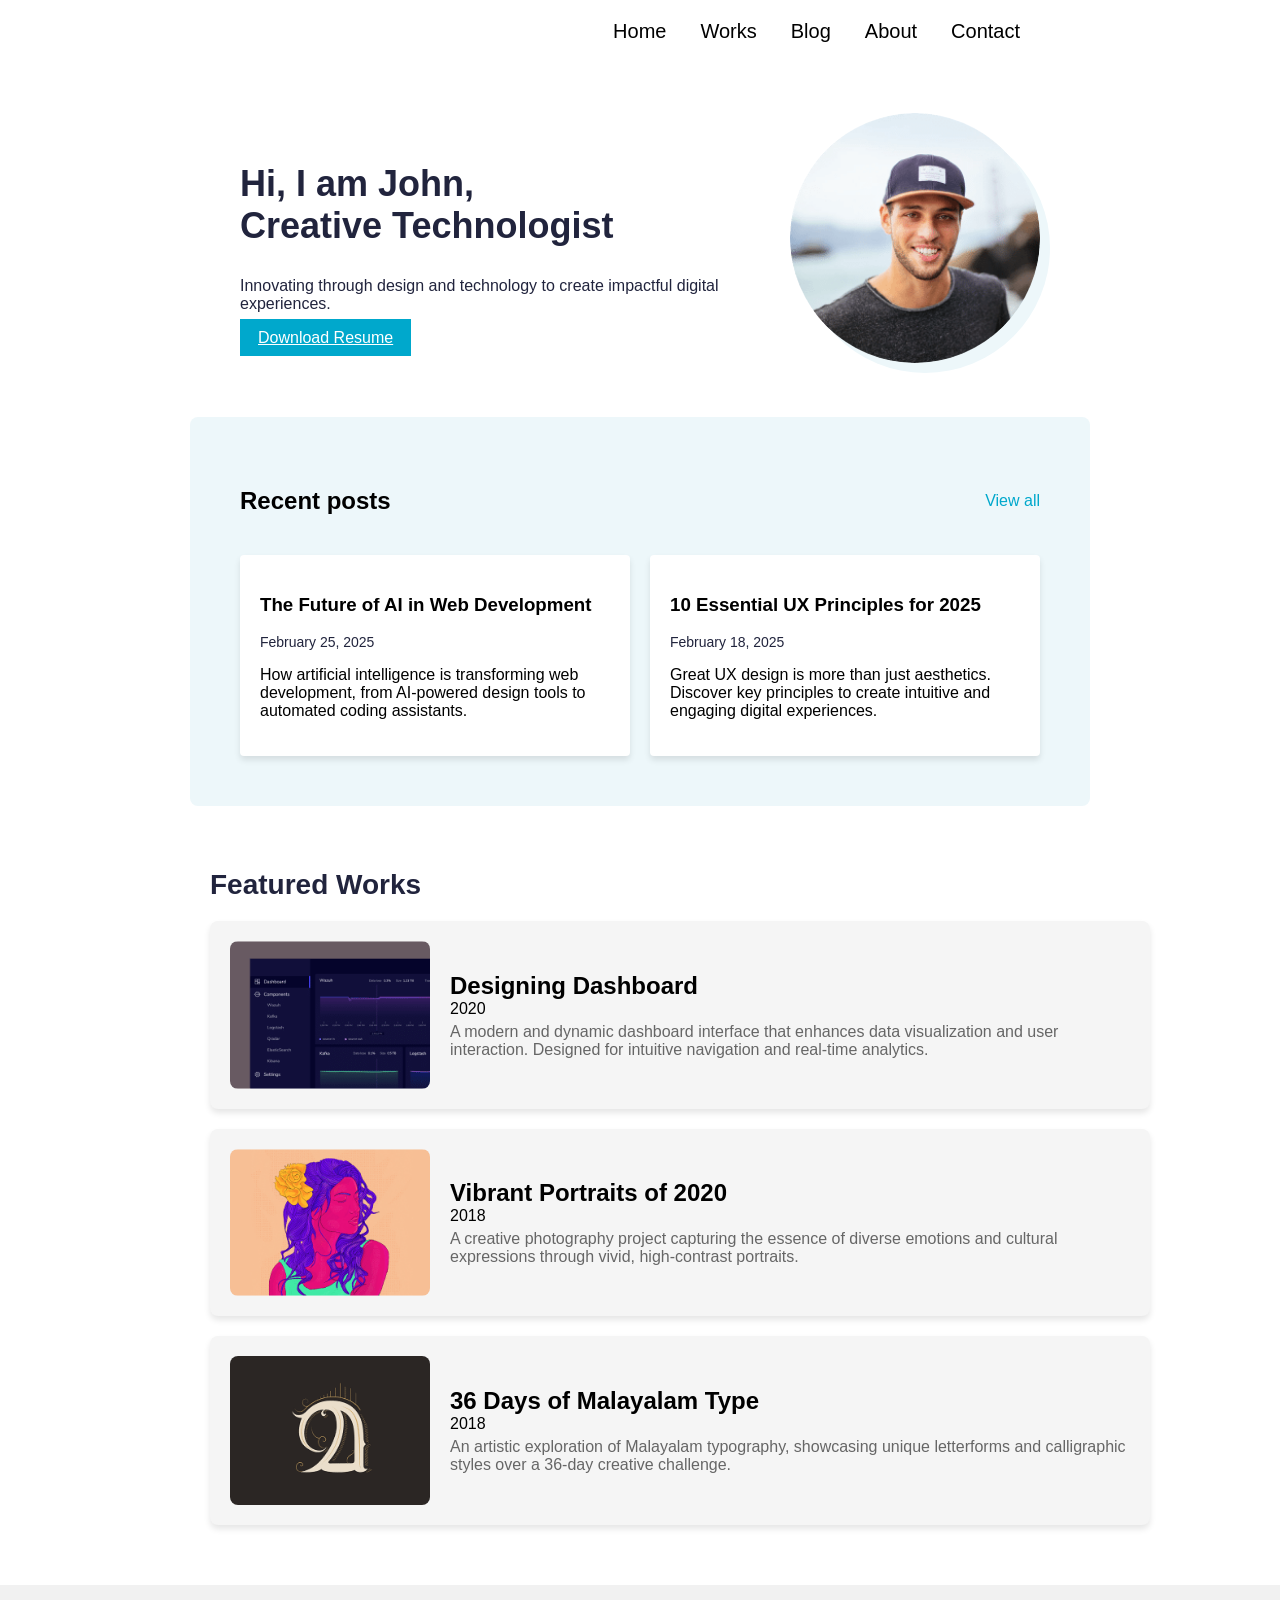
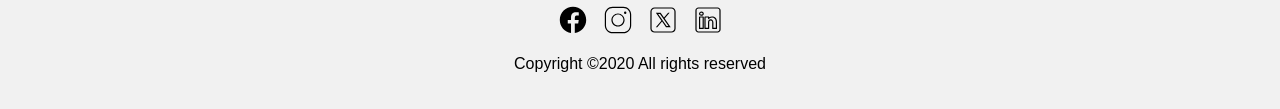
<file: index.html>
<!DOCTYPE html>
<html lang="en">
<head>
    <meta charset="UTF-8">
    <meta name="viewport" content="width=device-width, initial-scale=1.0">
    <title>Home</title>
    <link rel="stylesheet" href="css/style.css">
</head>
<body>
    <div class="home">
        <nav class="nav-bar">
            <a href="index.html" class="nav-item">Home</a>
            <a href="works.html" class="nav-item">Works</a>
            <a href="blog.html" class="nav-item">Blog</a>
            <a href="about.html" class="nav-item">About</a>
            <a href="contact.html" class="nav-item">Contact</a>
        </nav>
        
        <section class="hero">
            <div class="hero-text">
                <h1>Hi, I am John, <br>Creative Technologist</h1>
                <p>Innovating through design and technology to create impactful digital experiences.</p>
                <a href="assets/resume.pdf" download class="download-btn">Download Resume</a>
            </div>
            <div class="hero-image">
                <div class="circle-bg"></div>
                <img src="img/john.png" alt="John" class="profile-pic">
            </div>
        </section>
        
        <section class="recent-posts">
            <div class="posts-header">
                <h2>Recent posts</h2>
                <a href="blog.html" class="view-all">View all</a>
            </div>
            <div class="posts-container">
                <article class="post">
                    <h3>The Future of AI in Web Development</h3>
                    <div class="post-meta">
                        <span>February 25, 2025</span>
                    </div>
                    <p>How artificial intelligence is transforming web development, from AI-powered design tools to automated coding assistants.</p>
                </article>
                <article class="post">
                    <h3>10 Essential UX Principles for 2025</h3>
                    <div class="post-meta">
                        <span>February 18, 2025</span>
                    </div>
                    <p>Great UX design is more than just aesthetics. Discover key principles to create intuitive and engaging digital experiences.</p>
                </article>
            </div>
        </section>
        
        <section class="featured-works">
            <h2>Featured Works</h2>
            <div class="works-container">
                <article class="work">
                    <img src="img/work1.png" alt="Designing Dashboard">
                    <div class="work-info">
                        <h3>Designing Dashboard</h3>
                        <span class="work-year">2020</span>
                        <p>A modern and dynamic dashboard interface that enhances data visualization and user interaction. Designed for intuitive navigation and real-time analytics.</p>
                    </div>
                </article>
                <article class="work">
                    <img src="img/work2.png" alt="Vibrant Portraits of 2020">
                    <div class="work-info">
                        <h3>Vibrant Portraits of 2020</h3>
                        <span class="work-year">2018</span>
                        <p>A creative photography project capturing the essence of diverse emotions and cultural expressions through vivid, high-contrast portraits.</p>
                    </div>
                </article>
                <article class="work">
                    <img src="img/work3.png" alt="36 Days of Malayalam Type">
                    <div class="work-info">
                        <h3>36 Days of Malayalam Type</h3>
                        <span class="work-year">2018</span>
                        <p>An artistic exploration of Malayalam typography, showcasing unique letterforms and calligraphic styles over a 36-day creative challenge.</p>
                    </div>
                </article>
            </div>
        </section>
    </div>
    
    <footer class="footer">
        <div class="social-icons">
            <a href="#"><img src="img/icons/facebook.svg" alt="Facebook"></a>
            <a href="#"><img src="img/icons/instagram.svg" alt="Instagram"></a>
            <a href="#"><img src="img/icons/twitter.svg" alt="Twitter"></a>
            <a href="#"><img src="img/icons/linkedin.svg" alt="LinkedIn"></a>
        </div>
        <p>Copyright ©2020 All rights reserved</p>
    </footer>    
</body>
</html>
</file>
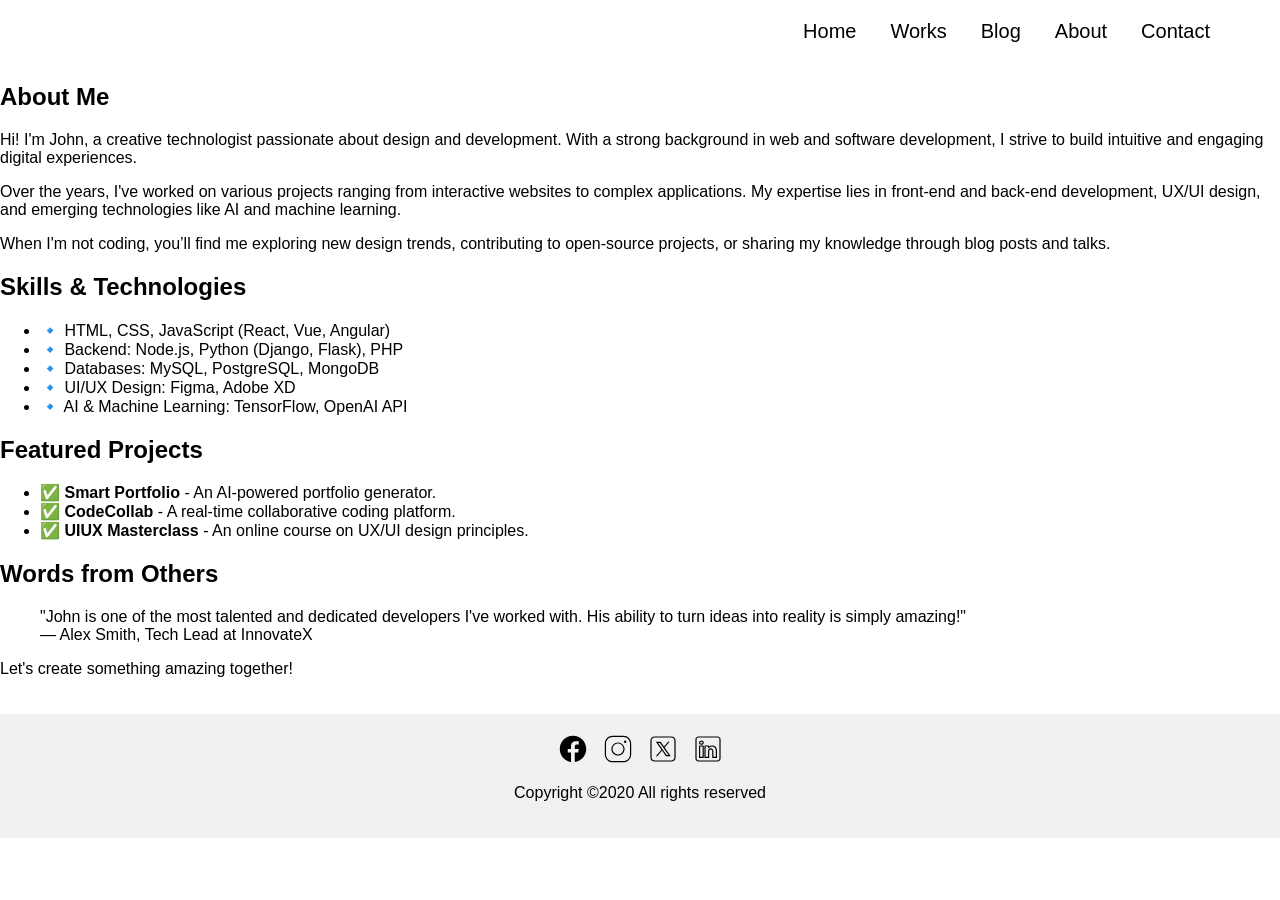
<file: about.html>
<!DOCTYPE html>
<html lang="en">
<head>
    <meta charset="UTF-8">
    <meta name="viewport" content="width=device-width, initial-scale=1.0">
    <title>About</title>
    <link rel="stylesheet" href="css/style.css">
</head>
<body>
    <div class="page">
        <nav class="nav-bar">
            <a href="index.html" class="nav-item">Home</a>
            <a href="works.html" class="nav-item">Works</a>
            <a href="blog.html" class="nav-item">Blog</a>
            <a href="about.html" class="nav-item">About</a>
            <a href="contact.html" class="nav-item">Contact</a>
        </nav>
        
        <section class="content">
            <h1>About Me</h1>
            <p>Hi! I'm John, a creative technologist passionate about design and development. With a strong background in web and software development, I strive to build intuitive and engaging digital experiences.</p>
            
            <p>Over the years, I've worked on various projects ranging from interactive websites to complex applications. My expertise lies in front-end and back-end development, UX/UI design, and emerging technologies like AI and machine learning.</p>
            
            <p>When I'm not coding, you’ll find me exploring new design trends, contributing to open-source projects, or sharing my knowledge through blog posts and talks.</p>
            
            <h2>Skills & Technologies</h2>
            <ul class="skills">
                <li>🔹 HTML, CSS, JavaScript (React, Vue, Angular)</li>
                <li>🔹 Backend: Node.js, Python (Django, Flask), PHP</li>
                <li>🔹 Databases: MySQL, PostgreSQL, MongoDB</li>
                <li>🔹 UI/UX Design: Figma, Adobe XD</li>
                <li>🔹 AI & Machine Learning: TensorFlow, OpenAI API</li>
            </ul>

            <h2>Featured Projects</h2>
            <ul class="projects">
                <li>✅ <strong>Smart Portfolio</strong> - An AI-powered portfolio generator.</li>
                <li>✅ <strong>CodeCollab</strong> - A real-time collaborative coding platform.</li>
                <li>✅ <strong>UIUX Masterclass</strong> - An online course on UX/UI design principles.</li>
            </ul>

            <h2>Words from Others</h2>
            <blockquote>
                "John is one of the most talented and dedicated developers I've worked with. His ability to turn ideas into reality is simply amazing!"  
                <br>— Alex Smith, Tech Lead at InnovateX
            </blockquote>

            <p>Let's create something amazing together!</p>
        </section>
    </div>
    <footer class="footer">
        <div class="social-icons">
            <a href="#"><img src="img/icons/facebook.svg" alt="Facebook"></a>
            <a href="#"><img src="img/icons/instagram.svg" alt="Instagram"></a>
            <a href="#"><img src="img/icons/twitter.svg" alt="Twitter"></a>
            <a href="#"><img src="img/icons/linkedin.svg" alt="LinkedIn"></a>
        </div>
        <p>Copyright ©2020 All rights reserved</p>
    </footer>    
</body>
</html>
</file>
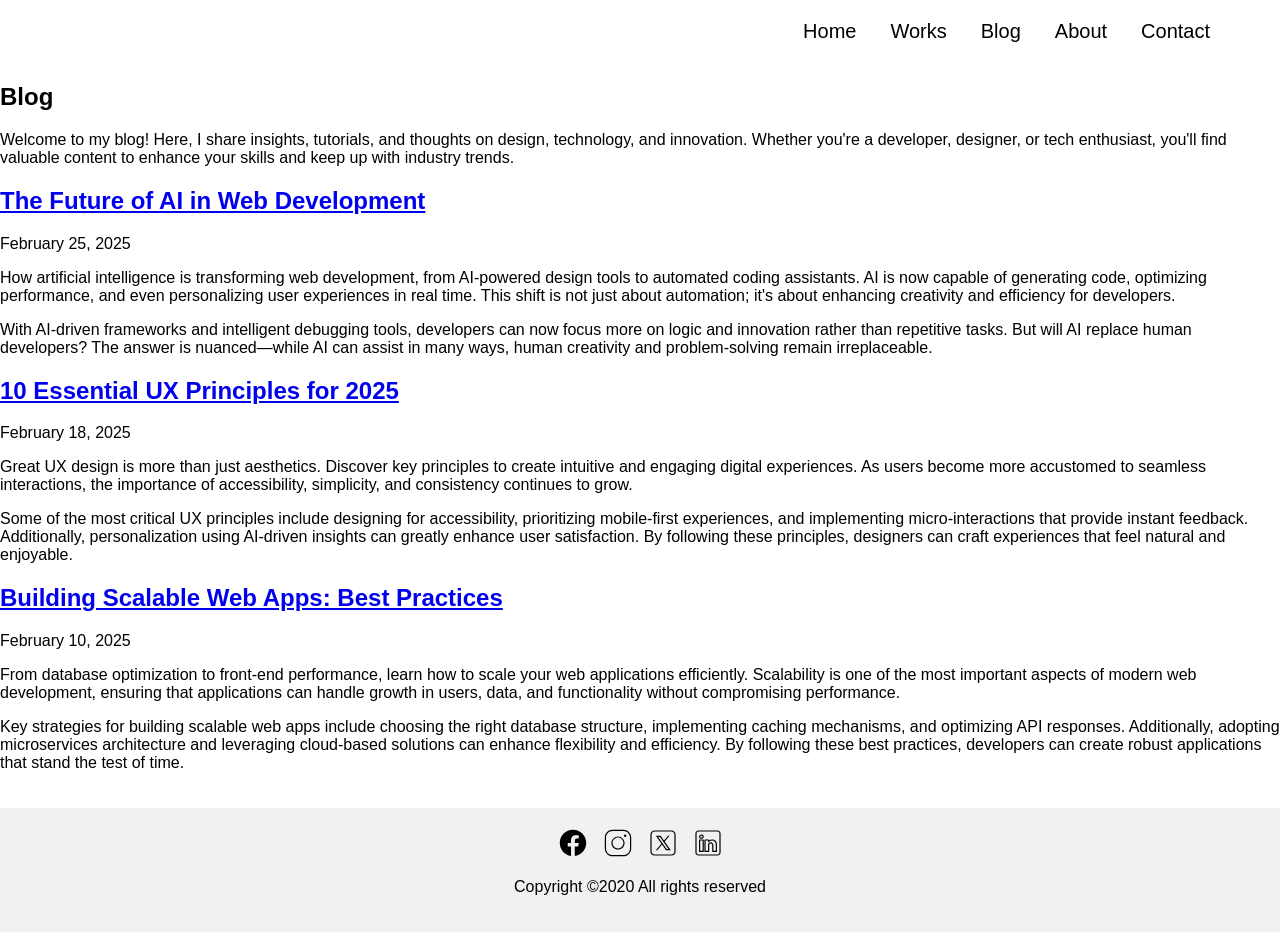
<file: blog.html>
<!DOCTYPE html>
<html lang="en">
<head>
    <meta charset="UTF-8">
    <meta name="viewport" content="width=device-width, initial-scale=1.0">
    <title>Blog</title>
    <link rel="stylesheet" href="css/style.css">
</head>
<body>
    <div class="page">
        <nav class="nav-bar">
            <a href="index.html" class="nav-item">Home</a>
            <a href="works.html" class="nav-item">Works</a>
            <a href="blog.html" class="nav-item">Blog</a>
            <a href="about.html" class="nav-item">About</a>
            <a href="contact.html" class="nav-item">Contact</a>
        </nav>

        <section class="content">
            <h1>Blog</h1>
            <p>Welcome to my blog! Here, I share insights, tutorials, and thoughts on design, technology, and innovation. 
            Whether you're a developer, designer, or tech enthusiast, you'll find valuable content to enhance your skills and keep up with industry trends.</p>
        
            <div class="blog-list">
                <article class="blog-post">
                    <h2><a href="#">The Future of AI in Web Development</a></h2>
                    <p class="date">February 25, 2025</p>
                    <p>How artificial intelligence is transforming web development, from AI-powered design tools to automated coding assistants. 
                    AI is now capable of generating code, optimizing performance, and even personalizing user experiences in real time. 
                    This shift is not just about automation; it's about enhancing creativity and efficiency for developers.</p>
                    <p>With AI-driven frameworks and intelligent debugging tools, developers can now focus more on logic and innovation 
                    rather than repetitive tasks. But will AI replace human developers? The answer is nuanced—while AI can assist in many ways, 
                    human creativity and problem-solving remain irreplaceable.</p>
                </article>
        
                <article class="blog-post">
                    <h2><a href="#">10 Essential UX Principles for 2025</a></h2>
                    <p class="date">February 18, 2025</p>
                    <p>Great UX design is more than just aesthetics. Discover key principles to create intuitive and engaging digital experiences. 
                    As users become more accustomed to seamless interactions, the importance of accessibility, simplicity, and consistency continues to grow.</p>
                    <p>Some of the most critical UX principles include designing for accessibility, prioritizing mobile-first experiences, 
                    and implementing micro-interactions that provide instant feedback. Additionally, personalization using AI-driven insights 
                    can greatly enhance user satisfaction. By following these principles, designers can craft experiences that feel natural and enjoyable.</p>
                </article>
        
                <article class="blog-post">
                    <h2><a href="#">Building Scalable Web Apps: Best Practices</a></h2>
                    <p class="date">February 10, 2025</p>
                    <p>From database optimization to front-end performance, learn how to scale your web applications efficiently. 
                    Scalability is one of the most important aspects of modern web development, ensuring that applications can handle growth 
                    in users, data, and functionality without compromising performance.</p>
                    <p>Key strategies for building scalable web apps include choosing the right database structure, implementing caching mechanisms, 
                    and optimizing API responses. Additionally, adopting microservices architecture and leveraging cloud-based solutions can 
                    enhance flexibility and efficiency. By following these best practices, developers can create robust applications that stand the test of time.</p>
                </article>
            </div>
        </section>        
    </div>
    <footer class="footer">
        <div class="social-icons">
            <a href="#"><img src="img/icons/facebook.svg" alt="Facebook"></a>
            <a href="#"><img src="img/icons/instagram.svg" alt="Instagram"></a>
            <a href="#"><img src="img/icons/twitter.svg" alt="Twitter"></a>
            <a href="#"><img src="img/icons/linkedin.svg" alt="LinkedIn"></a>
        </div>
        <p>Copyright ©2020 All rights reserved</p>
    </footer>    
</body>
</html>
</file>
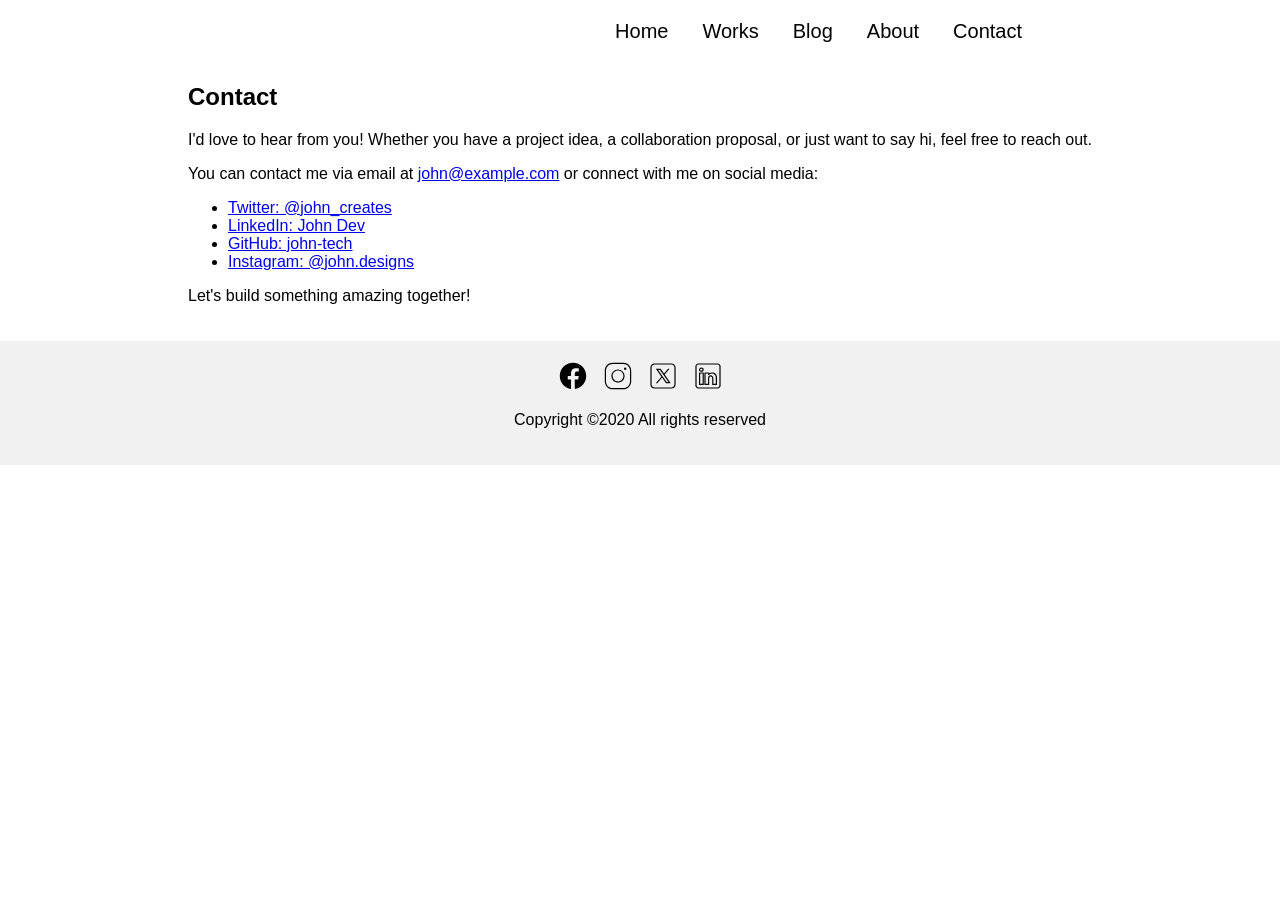
<file: contact.html>
<!DOCTYPE html>
<html lang="en">
<head>
    <meta charset="UTF-8">
    <meta name="viewport" content="width=device-width, initial-scale=1.0">
    <title>Contact</title>
    <link rel="stylesheet" href="css/style.css">
</head>
<body>
    <div class="page">
        <nav class="nav-bar">
            <a href="index.html" class="nav-item">Home</a>
            <a href="works.html" class="nav-item">Works</a>
            <a href="blog.html" class="nav-item">Blog</a>
            <a href="about.html" class="nav-item">About</a>
            <a href="contact.html" class="nav-item">Contact</a>
        </nav>
        <section class="content">
            <h1>Contact</h1>
            <p>I'd love to hear from you! Whether you have a project idea, a collaboration proposal, or just want to say hi, feel free to reach out.</p>
            
            <p>You can contact me via email at <a href="mailto:john@example.com">john@example.com</a> or connect with me on social media:</p>
            
            <ul class="social-links">
                <li><a href="https://twitter.com/john_creates" target="_blank">Twitter: @john_creates</a></li>
                <li><a href="https://www.linkedin.com/in/johndev" target="_blank">LinkedIn: John Dev</a></li>
                <li><a href="https://github.com/john-tech" target="_blank">GitHub: john-tech</a></li>
                <li><a href="https://www.instagram.com/john.designs" target="_blank">Instagram: @john.designs</a></li>
            </ul>
        
            <p>Let's build something amazing together!</p>
        </section>
        
        
    </div>
    <footer class="footer">
        <div class="social-icons">
            <a href="#"><img src="img/icons/facebook.svg" alt="Facebook"></a>
            <a href="#"><img src="img/icons/instagram.svg" alt="Instagram"></a>
            <a href="#"><img src="img/icons/twitter.svg" alt="Twitter"></a>
            <a href="#"><img src="img/icons/linkedin.svg" alt="LinkedIn"></a>
        </div>
        <p>Copyright ©2020 All rights reserved</p>
    </footer>    
</body>
</html>
</file>
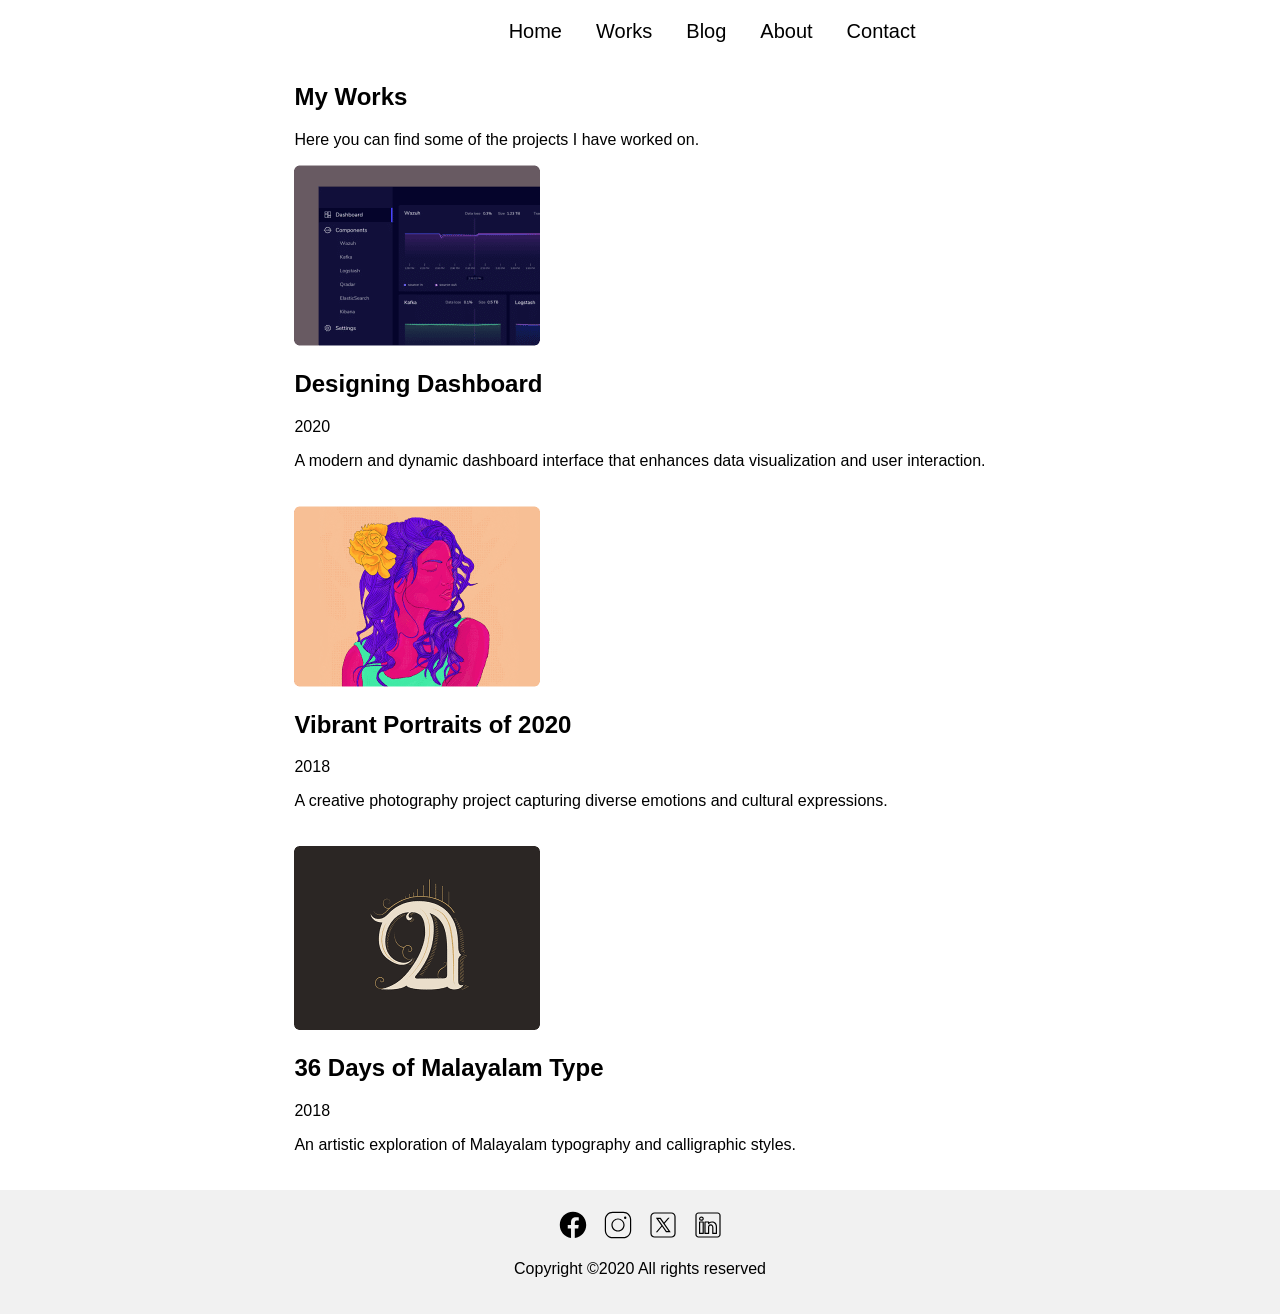
<file: works.html>
<!DOCTYPE html>
<html lang="en">
<head>
    <meta charset="UTF-8">
    <meta name="viewport" content="width=device-width, initial-scale=1.0">
    <title>Works</title>
    <link rel="stylesheet" href="css/style.css">
    <style>
        .details {
            display: none;
            margin-top: 10px;
        }
        .details img {
            width: 30%;
            margin-right: 5px;
            border-radius: 5px;
        }
    </style>
</head>
<body>
    <div class="page">
        <nav class="nav-bar">
            <a href="index.html" class="nav-item">Home</a>
            <a href="works.html" class="nav-item">Works</a>
            <a href="blog.html" class="nav-item">Blog</a>
            <a href="about.html" class="nav-item">About</a>
            <a href="contact.html" class="nav-item">Contact</a>
        </nav>
        
        <section class="content">
            <h1>My Works</h1>
            <p>Here you can find some of the projects I have worked on.</p>

            <div class="works-container">
                <div class="work-item">
                    <img src="img/work1.png" alt="Designing Dashboard">
                    <div class="work-info">
                        <h2 onclick="toggleDetails('dashboard-details')">Designing Dashboard</h2>
                        <p>2020</p>
                        <p>A modern and dynamic dashboard interface that enhances data visualization and user interaction.</p>
                        <div id="dashboard-details" class="details">
                            <p>Designed for intuitive navigation and real-time analytics, this project focused on creating a dashboard that is both visually appealing and functionally robust. It features an interactive UI, customizable widgets, and a dark/light mode for enhanced user experience.</p>
                            <p>Here are some key design elements:</p>
                            <img src="img/dashboard1.png" alt="Dashboard Main View">
                            <p>The main dashboard screen, showcasing an overview of user analytics, key performance indicators, and real-time charts.</p>
                            <img src="img/dashboard2.png" alt="Customizable Widgets">
                            <p>Users can customize widgets to display relevant information, allowing for a more personalized experience.</p>
                            <img src="img/dashboard3.png" alt="Dark Mode UI">
                            <p>Dark mode implementation for better visibility and reduced eye strain in low-light environments.</p>
                        </div>
                    </div>
                </div>

                <div class="work-item">
                    <img src="img/work2.png" alt="Vibrant Portraits of 2020">
                    <div class="work-info">
                        <h2 onclick="toggleDetails('portraits-details')">Vibrant Portraits of 2020</h2>
                        <p>2018</p>
                        <p>A creative photography project capturing diverse emotions and cultural expressions.</p>
                        <div id="portraits-details" class="details">
                            <p>This photography series explores human expressions through a combination of vivid colors, high contrast, and dynamic compositions. Each portrait tells a unique story, reflecting emotions ranging from joy and serenity to intensity and mystery.</p>
                            <p>Highlighted works:</p>
                            <img src="img/portrait1.jpeg" alt="Portrait of a Smiling Woman">
                            <p>A high-contrast portrait of a smiling woman, representing the energy and positivity of urban life.</p>
                            <img src="img/portrait2.webp" alt="Dramatic Lighting Portrait">
                            <p>Playing with shadows and highlights, this portrait captures deep emotions through a carefully designed lighting setup.</p>
                            <img src="img/portrait3.jpeg" alt="Cultural Expression in Portraits">
                            <p>A fusion of traditional and contemporary aesthetics, emphasizing the beauty of cultural diversity.</p>
                        </div>
                    </div>
                </div>

                <div class="work-item">
                    <img src="img/work3.png" alt="36 Days of Malayalam Type">
                    <div class="work-info">
                        <h2 onclick="toggleDetails('typography-details')">36 Days of Malayalam Type</h2>
                        <p>2018</p>
                        <p>An artistic exploration of Malayalam typography and calligraphic styles.</p>
                        <div id="typography-details" class="details">
                            <p>This project was part of the global '36 Days of Type' challenge, where designers create unique letterforms every day. Inspired by Malayalam script, each letter was carefully crafted to reflect cultural and artistic influences while maintaining legibility.</p>
                            <p>Featured typography designs:</p>
                            <img src="img/type1.webp" alt="Stylized Malayalam Letter">
                            <p>A highly stylized Malayalam letterform that integrates traditional motifs with modern aesthetics.</p>
                            <img src="img/type2.webp" alt="Calligraphic Exploration">
                            <p>Experimenting with fluid strokes and brush techniques to enhance the organic nature of the script.</p>
                            <img src="img/type3.webp" alt="Digital Lettering">
                            <p>Combining digital techniques with traditional calligraphy to create a visually striking composition.</p>
                        </div>
                    </div>
                </div>
            </div>
        </section>
    </div>

    <footer class="footer">
        <div class="social-icons">
            <a href="#"><img src="img/icons/facebook.svg" alt="Facebook"></a>
            <a href="#"><img src="img/icons/instagram.svg" alt="Instagram"></a>
            <a href="#"><img src="img/icons/twitter.svg" alt="Twitter"></a>
            <a href="#"><img src="img/icons/linkedin.svg" alt="LinkedIn"></a>
        </div>
        <p>Copyright ©2020 All rights reserved</p>
    </footer>

    <script>
        function toggleDetails(id) {
            var details = document.getElementById(id);
            if (details.style.display === "none" || details.style.display === "") {
                details.style.display = "block";
            } else {
                details.style.display = "none";
            }
        }
    </script>
</body>
</html>
</file>
<file: css/style.css>
body {
    font-family: 'Heebo', sans-serif;
    margin: 0;
    padding: 0;
    background: white;
    display: flex;
    flex-direction: column;
    align-items: center;
    min-height: 100vh;
}

.home {
    max-width: 900px;
    width: 100%;
}

.nav-bar {
    display: flex;
    justify-content: flex-end;
    gap: 34px;
    padding: 20px;
    margin-right: 50px;
}

.nav-item {
    font-size: 20px;
    text-decoration: none;
    color: black;
}

.hero {
    display: flex;
    justify-content: space-between;
    align-items: center;
    padding: 50px;
    max-width: 900px;
    margin: auto;
}

.hero-text {
    max-width: 500px;
}

.hero h1 {
    font-size: 36px;
    color: #21243D;
    font-weight: bold;
}

.hero p {
    font-size: 16px;
    color: #21243D;
}

.download-btn {
    background: #FF6464;
    color: white;
    padding: 10px 18px;
    border: none;
    cursor: pointer;
    font-size: 16px;
}

.hero-image {
    position: relative;
}

.circle-bg {
    width: 250px;
    height: 250px;
    background: #EDF7FA;
    border-radius: 50%;
    position: absolute;
    top: 10px;
    left: 10px;
}

.profile-pic {
    width: 250px;
    height: 250px;
    border-radius: 50%;
    position: relative;
}

/* Sección de Recent Posts */
.recent-posts {
    background: #EDF7FA;
    padding: 50px;
    max-width: 900px;
    margin: auto;
    border-radius: 8px;
}

.posts-header {
    display: flex;
    justify-content: space-between;
    align-items: center;
    margin-bottom: 20px;
}

.view-all {
    color: #00A8CC;
    text-decoration: none;
    font-size: 16px;
}

.posts-container {
    display: flex;
    gap: 20px;
}

.post {
    background: white;
    padding: 20px;
    border-radius: 4px;
    width: 45%;
    box-shadow: 0px 4px 6px rgba(0, 0, 0, 0.1);
}

.post-meta {
    display: flex;
    gap: 10px;
    align-items: center;
    font-size: 14px;
    color: #21243D;
}

.divider {
    width: 2px;
    height: 18px;
    background: black;
}

/* Featured Works */
.featured-works {
    padding: 40px 20px;
    max-width: 900px;
    width: 100%;
}

.featured-works h2 {
    text-align: left;
    margin-bottom: 20px;
    font-size: 28px;
    color: #21243D;
}

/* Sección de Works usando Grid */
.works-container {
    display: grid;
    grid-template-columns: 1fr; /* 1 columna en móviles */
    gap: 20px;
}

.work {
    display: grid;
    grid-template-columns: 200px auto;
    gap: 20px;
    background: #f5f5f5;
    padding: 20px;
    border-radius: 8px;
    box-shadow: 0px 4px 6px rgba(0, 0, 0, 0.1);
    width: 100%;
    align-items: center;
}

.work img {
    width: 200px;
    height: auto;
    border-radius: 8px;
}

.work-content {
    display: flex;
    flex-direction: column;
    justify-content: center;
}

.work h3 {
    margin: 0;
    font-size: 1.5em;
}

.work p {
    margin: 5px 0 0;
    color: #666;
}

/* Responsive */
@media (min-width: 768px) {
    .works-container {
        grid-template-columns: 1fr; /* Se mantiene una sola columna */
    }
}

@media (max-width: 768px) {
    .work {
        grid-template-columns: 1fr;
        text-align: center;
    }

    .work img {
        width: 100%;
    }
}

/* Footer centrado */
.footer {
    text-align: center;
    padding: 20px;
    background: #f1f1f1;
    width: 100%;
    margin-top: 20px;
}

.social-icons {
    display: flex;
    justify-content: center;
    gap: 15px;
    margin-bottom: 10px;
}

.social-icons img {
    width: 30px;
    height: 30px;
}

/* Corrección de botones */
.download-btn {
    background: #00A8CC;
    color: white;
    padding: 10px 18px;
    border: none;
    cursor: pointer;
    font-size: 16px;
}
</file>
